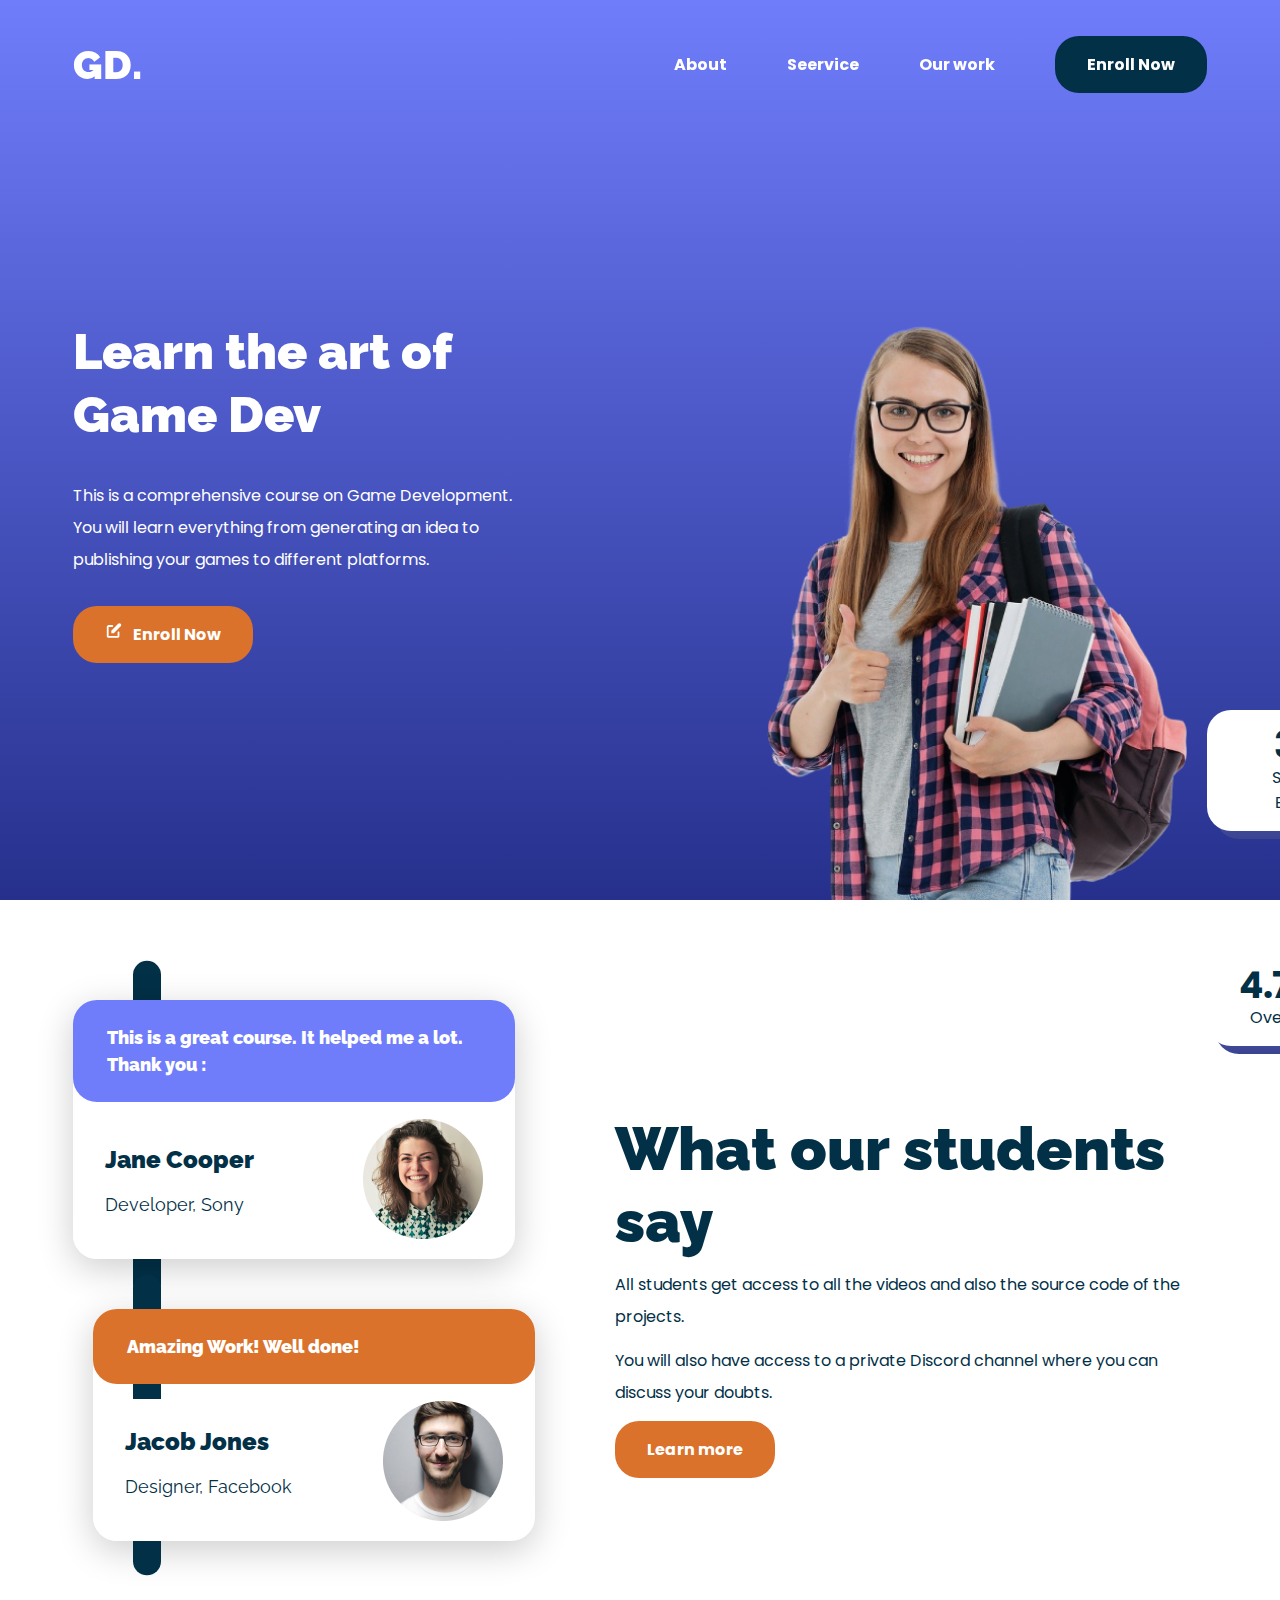
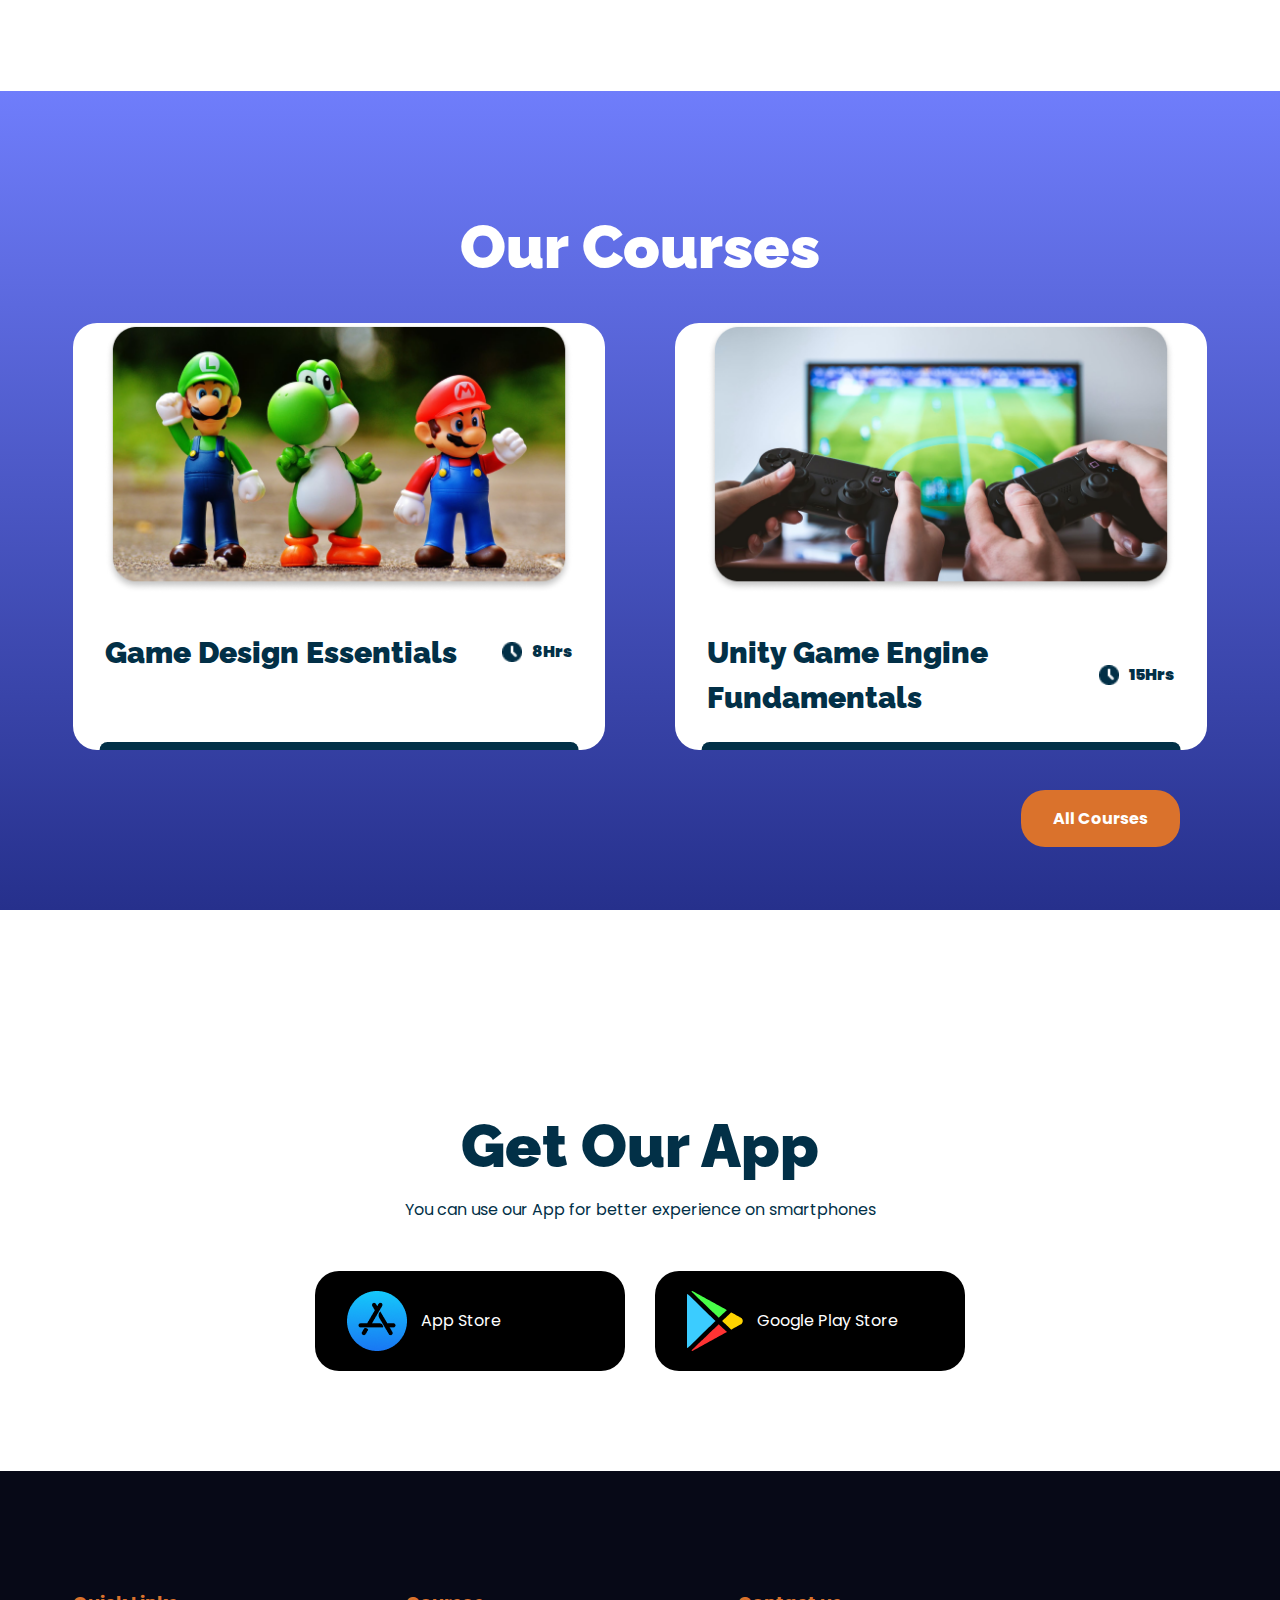
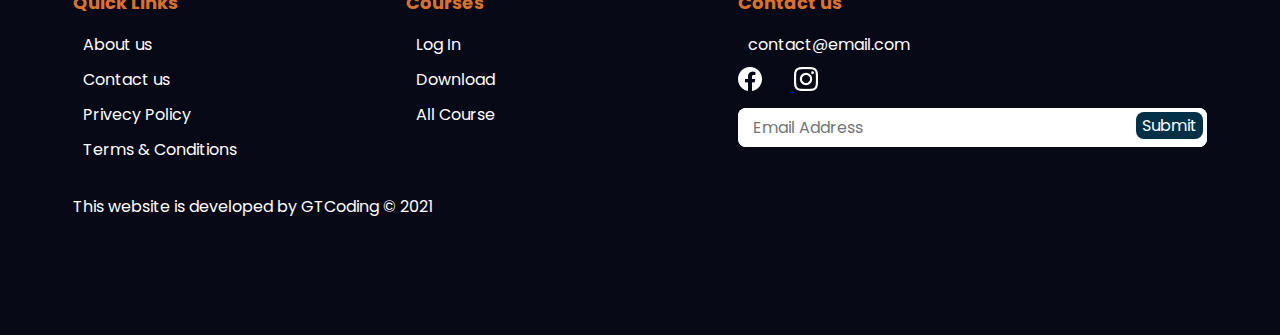
<file: index.html>
<!DOCTYPE html>
<html lang="en">
  <head>
    <meta charset="UTF-8" />
    <meta name="viewport" content="width=device-width, initial-scale=1.0" />
    <link rel="stylesheet" href="style.css" />
    <link rel="stylesheet" href="media.css" />
    <title>Document</title>
  </head>
  <body>
    <!-- ====================Header section============================= -->
    <header>
      <div class="wrapper">
        <nav class="">
          <div class="logo">GD.</div>
          <ul>
            <li>
              <a href="#">About</a>
            </li>
            <li>
              <a href="#">Seervice</a>
            </li>
            <li>
              <a href="#">Our work</a>
            </li>
            <li>
              <a href="#" class="btn dark">Enroll Now</a>
            </li>
          </ul>
        </nav>
        <!-- ===========End Of desktop nav menu============ -->
        <nav class="mobile-nav">
          <div class="logo">GD.</div>
          <div class="menu-icon">
            <img src="img/navbar.png" alt="">
          </div>
        </nav>

        <div class="mobile-menu-container">
          <div class="close-icon">
            <img src="img/close-bar.png" alt="">
          </div>
          <ul>
            <li>
              <a href="#">About</a>
            </li>
            <li>
              <a href="#">Seervice</a>
            </li>
            <li>
              <a href="#">Our work</a>
            </li>
            <li>
              <a href="#" class="btn dark">Enroll Now</a>
            </li>
          </ul>
        </div>
        <!-- end of mobile menu navigataion -->

        <div class="hero-section">
          <div class="left">
            <h1>
              Learn the art of <br />
              Game Dev
            </h1>
            <p>
              This is a comprehensive course on Game Development. You will learn
              everything from generating an idea to publishing your games to
              different platforms.
            </p>
            <a href="#" class="btn light enroll-icon">Enroll Now</a>
          </div>

          <div class="right">
            <img src="img/hero-img.png" alt="" />
          </div>
          
    
          <div class="achivment-cards">
            <div class="achivment-card student-enroll">
              <div class="content">
                <div>
                    <h3>32K</h3>
                </div>
                <p>Students Enrolled</p>
              </div>
              <div class="bg"></div>
            </div>
              <div class="achivment-card overoll-ratting">
                <div class="content">
                  <div class="center">
                      <h3>4.7</h3>
                      <img src="img/star-icon.png" alt="" />
                </div>
                    <p>Overoll ratting</p>
                  </div>
                  <div class="bg"></div>
                </div>
            </div>
          </div>
        </div>
      </div>
    </header>
    <!--======================End of header section===================================-->
    <div class="wrapper">
      <section class="testimonial-section">
        <div class="left">
          <div class="testimonial-card">
            <div class="content">
              This is a great course. It helped me a lot. Thank you :
            </div>
            <div class="info">
              <h4>Jane Cooper</h4>
              <p class="company">Developer, Sony</p>
            </div>
            <img src="img/user-profile.png" alt="" />
          </div>

          <div class="testimonial-card">
            <div class="content content-bg-orange">
                Amazing Work! Well done!
            </div>
            <div class="info">
              <h4>Jacob Jones</h4>
              <p class="company">Designer, Facebook</p>
            </div>
            <img src="img/user-profile-2.png" alt="" />
          </div>
        </div>

        <div class="right">
          <h2>What our students say</h2>
          <div class="features">
            <p>
              All students get access to all the videos and also the source code
              of the projects.
            </p>
            <p>
              You will also have access to a private Discord channel where you can
              discuss your doubts.
            </p>
          </div>
          
          <a href="#" class="btn light">Learn more</a>
        </div>
        <a href="#" class="btn light mobile-btn">Learn more</a>
      </section>
    </div>

    <!--======================End of testimonial section===================================-->
    <section class="course-section">
      <div class="wrapper">
        <h2 class="light">Our Courses</h2>
        <div class="course-cards">
          <div class="course-card">
            <img src="img/courese-1.png" alt="" />
            <div class="info">
              <h3>Game Design Essentials</h3>
              <div class="duration"><img src="img/clock.png" alt="clock-icon"> 8Hrs</div>
            </div>
          </div>
          <div class="course-card">
            <img src="img/courese-2.png" alt="" />
            <div class="info">
              <h3>Unity Game Engine Fundamentals</h3>
              <div class="duration"><img src="img/clock.png" alt="clock-icon">15Hrs</div>
            </div>
          </div>
        </div>
        <a href="#" class="btn light">All Courses</a>
      </div>
    </section>
    <!--======================End of Course section===================================-->
    <div class="wrapper">
      <section class="app-section">
        <div class="section-title">
          <h2>Get Our App</h2>
        <p>You can use our App for better experience on smartphones</p>
        </div>
        <div class="app-btns">
          <div class="app-btn">
            <img src="img/Vector.png" alt="" />
            <span>App Store</span>
          </div>
          <div class="app-btn">
            <img src="img/play-store.png" alt="" />
            <span>Google Play Store</span>
          </div>
        </div>
      </section>
    </div>
    <!--======================End of Apps section===================================-->

    <footer>
      <div class="wrapper">
        <div class="links-container">
          <div class="links">
            <h3>Quick Links</h3>
            <ul>
              <li>
                <a href="#">About us</a>
              </li>
              <li>
                <a href="#">Contact us</a>
              </li>
              <li>
                <a href="#">Privecy Policy</a>
              </li>
              <li>
                <a href="#">Terms & Conditions</a>
              </li>
            </ul>
          </div>
          <div class="links">
            <h3>Courses</h3>
            <ul>
              <li>
                <a href="#">Log In</a>
              </li>
              <li>
                <a href="#">Download</a>
              </li>
              <li>
                <a href="#">All Course</a>
              </li>

            </ul>
          </div>
          <div class="links">
            <h3>Contact us</h3>
            <ul>
              <li class="email">contact@email.com</li>
              <div class="social">
                <a href="#">
                  <img src="img/fb.png" alt="" />
                </a>
                <a href="#">
                  <img src="img/in.png" alt="" />
                </a>
              </div>
              <form action="#">
                <input type="email" placeholder="Email Address" />
                <button class="subscribe-btn">Submit</button>
              </form>
            </ul>
          </div>
        </div>
        
        <p class="copiright">This website is developed by GTCoding © 2021</p>
      </div>
    </footer>

    <script src="main.js"></script>
  </body>
</html>
</file>
<file: style.css>
@import url("https://fonts.googleapis.com/css2?family=Montserrat:wght@300;400;500;600;700&family=Poppins:wght@400;700&family=Raleway:wght@300;900&display=swap");

:root {
  --orange-color: #da722c;
  --dark-color: #023047;
  --dark-blue-color: #057ada;
  --light-color: #e8f7fb;
  --light-blue-color: #6f7dfb;
  --poppins: "poppins", sans-serif;
  --raleway: "Raleway", sans-serif;
}

*,
*::after,
*::before {
  box-sizing: border-box;
}

body {
  margin: 0;
  padding: 0;
  font-family: var(--poppins);
}

.wrapper {
  max-width: 1134px;
  margin: 0 auto;
}

/* ================================Buttons design======================================= */

.btn {
  padding: 16px 32px;
  border-radius: 24px;
  color: #fff;
  display: inline-block;
  font-size: 16px;
  font-weight: bold;
  text-decoration: none;
  position: relative;
}

.btn.dark {
  background: var(--dark-color);
}

.light {
  background-color: var(--orange-color);
}

.btn.enroll-icon::before {
  content: url("img/enroll-icon.svg");
  position: absolute;
  top: 50%;
  left: 32px;
  transform: translateY(-50%);
}

.btn.enroll-icon {
  padding-left: 60px;
}

/* ================================Header section design======================================= */
header {
  background: linear-gradient(180deg, #6f7dfb 0%, #26308c 100%);
  height: 100vh;
  width: 100%;
}

nav {
  display: flex;
  justify-content: space-between;
  align-items: center;
  position: fixed;
  width: 1134px;
  top: 0px;
  z-index: 99;
  padding: 36px 0;
}

nav.scroll{
  background: #000;
  box-shadow: 0 16px 14px -8px rgba(0, 0, 0, 0.3);
  border-radius: 0 0 8px 8px;
  padding: 20px;
  transition: all 500ms ease;

}

nav .logo {
  color: #fff;
  font-family: var(--raleway);
  font-size: 40px;
  font-weight: 900;
}

nav ul {
  display: flex;
  align-items: center;
  gap: 60px;
  list-style: none;
  margin: 0;
}

nav ul li a {
  color: #fff;
  font-family: var(--poppins);
  font-size: 16px;
  text-decoration: none;
  font-weight: bold;
}

nav.mobile-nav{
  display: none;
}

/* ================================Hero section design======================================= */
.hero-section {
  display: flex;
  align-items: center;
  justify-content: space-between;
  height: 100vh;
  width: 100%;
  position: relative;
}

.hero-section .left {
  flex: 1;
  padding-top: 50px;
}

.hero-section .left h1 {
  color: #fff;
  font-family: var(--raleway);
  font-size: 50px;
  font-weight: 900;
  line-height: 125%;
}

.hero-section .left p {
  color: #fff;
  font-family: Poppins;
  font-size: 16px;
  font-weight: 400;
  line-height: 200%;
  margin-bottom: 30px;
  width: 457px;
}

.hero-section .right {
  align-self: flex-end;
  text-align: center;
}

.hero-section .right img {
  height: 590px;
  vertical-align: middle;
}

/* ================================Achivment card desige======================================= */
.achivment-cards{
    position: relative;
}
.achivment-card {
  position: absolute;
  min-width: 200px;
}

.achivment-card .content {
  border-radius: 24px;
  background: #fff;
  padding: 8px 32px;
  position: relative;
  z-index: 10;
}

.achivment-card h3 {
  color: var(--dark-color);
  font-family: var(--poppins);
  font-size: 36px;
  font-weight: 700;
  margin: 0;
  text-align: center;
}

.achivment-card p {
  color: var(--dark-color);
  font-family: var(--poppins);
  font-size: 16px;
  font-weight: 400;
  text-align: center;
  margin-top: -8px;
  margin-bottom: 8px;
}

.achivment-card .bg {
  position: absolute;
  width: 100%;
  height: 100%;
  border-radius: 24px;
  background: linear-gradient(180deg, #6f7dfb 0%, #3b448f 100%);
  left: 8px;
  top: 8px;
  z-index: 1;
}

.achivment-card.student-enroll {
  left: 45%;
  top: 260px;
}

.achivment-card.overoll-ratting .center {
  display: flex;
  align-items: center;
  gap: 12px;
}

.achivment-card.overoll-ratting {
  left: 40%;
  top: 500px;
}

/* ================================Testimonial setion design======================================= */

section {
  margin-top: 100px;
}

h2 {
  color: var(--dark-color);
  font-family: var(--raleway);
  font-size: 60px;
  line-height: 120%;
  font-weight: 900;
  margin-block: 0;
}

h2.light {
  color: #fff;
  background-color: transparent;
}

section p {
  color: var(--dark-color);
  font-family: var(--poppins);
  font-size: 16px;
  font-weight: 400;
  line-height: 200%;
  /* 32px */
  margin: 12px 0;
}

.testimonial-section {
  display: flex;
  gap: 100px;
  align-items: center;
}

.testimonial-section .mobile-btn {
  display: none;
}

.testimonial-section .testimonial-card {
  gap: 15px;
  margin-bottom: 50px;
  display: flex;
  width: 442px;
  flex-direction: column;
  align-items: flex-start;
  border-radius: 24px;
  background: #fff;
  box-shadow: 0px 9px 36px 0px rgba(0, 0, 0, 0.2);
  position: relative;
  background: #fff;
}

/* .testimonial-section .testimonial-card::before {
  content: '';
  position: absolute;
  width: 28px;
  height: 500px;
  background-color: var(--dark-color);
  left: 60px;
  top: -50px;
  border-radius: 24px;
  z-index: -1000;
}


.testimonial-section .testimonial-card:last-child::before {
  left: 40px;
} */
.testimonial-section .testimonial-card .content {
  color: #fff;
  width: 100%;
  font-family: var(--raleway);
  font-size: 18px;
  font-style: normal;
  font-weight: 900;
  line-height: 150%;
  border-radius: 24px;
  background: #6f7dfb;
  padding: 24px 34px;
}

.testimonial-card .content-bg-orange {
  background-color: var(--orange-color) !important;
}

.testimonial-card .info {
  padding: 24px 32px;
  background-color: #fff;
  border-radius: 24px;
}

.testimonial-section .testimonial-card .info h4 {
  color: #023047;
  font-family: Raleway;
  font-size: 24px;
  font-style: normal;
  font-weight: 900;
  line-height: 120%;
  margin: 5px 0;
}

.testimonial-section .testimonial-card .info p.company {
  color: var(--dark-color);
  font-family: var(--raleway);
  font-size: 18px;
  font-weight: 400;
}

.testimonial-section .testimonial-card img {
  width: 120px;
  height: 120px;
  position: absolute;
  right: 32px;
  bottom: 20px;
}

.testimonial-section .testimonial-card:last-child {
  transform: translateX(20px);
}

.achivment-card .features {
  margin-bottom: 20px;
}

.testimonial-section .testimonial-card::before {
  content: "";
  background-color: var(--dark-color);
  width: 28px;
  height: 130%;
  position: absolute;
  left: 60px;
  top: 50%;
  transform: translateY(-50%);
  z-index: -999;
  border-radius: 24px;
}

.testimonial-section .testimonial-card:last-child:before {
  left: 40px;
  /* display: none; */
}

/* ======================End of testimonial section Design=================================== */

/* ======================Course section Design=================================== */

.course-section {
  background: linear-gradient(180deg, #6f7dfb 0%, #26308c 100%);
  padding: 120px 0;
}

.course-section h2 {
  text-align: center;
}

.course-cards {
  display: flex;
  justify-content: space-between;
  gap: 70px;
  
}

.course-card {
  padding: 0px 32px;
  background-color: #fff;
  border-radius: 24px;
  margin: 40px 0;
  flex-basis: 50%;
  position: relative;
}

.course-card img {
  width: 100%;
}

.course-card h3 {
  color: var(--dark-color);
  font-family: var(--raleway);
  font-size: 30px;
  font-weight: 900;
  position: relative;
  line-height: 150%;
}

.course-section .course-card .info {
  display: flex;
  gap: 16px;
  align-items: center;
  justify-content: space-between;
}

.course-section .course-card .duration {
  color: #023047;
  font-family: var(--dark-color);
  font-size: 16px;
  font-weight: 900;
  line-height: 150%;
  display: flex;
  align-items: center;
}

.course-section .course-card .duration img {
  margin-right: 10px;
  width: 20px;
  height: 20px;
}


.course-card::after {
  background-color: var(--dark-color);
  content: "";
  width: 90%;
  height: 8px;
  position: absolute;
  bottom: 0;
  left: 50%;
  transform: translateX(-50%);
  border-top-right-radius: 24px;
  border-top-left-radius: 24px;
}
.course-section .wrapper .btn{
  position: absolute;
  right: 100px;
}
/* ======================End of Course section Design=================================== */
.app-section {
  padding: 100px 0;
}

.section-title {
  text-align: center;
  margin-bottom: 45px;
}

.app-section .section-title h3 {
  color: var(--dark-color);
  text-align: center;
  font-family: var(--raleway);
  font-size: 60px;
  font-style: normal;
  font-weight: 900;
}

.app-section .section-title p {
  color: var(--dark-color);
  text-align: center;
  font-family: var(--poppins);
  font-size: 16px;
  font-weight: 400;
}

.app-section .app-btns {
  display: flex;
  gap: 30px;
  align-items: center;
  justify-content: center;
}

.app-section .app-btns .app-btn {
  background: #000;
  display: flex;
  align-items: center;
  border-radius: 24px;
  gap: 14px;
  padding: 20px 32px;
  color: #fff;
  min-width: 310px;
}

/* ======================Footer section Design========================================== */
footer {
  padding: 100px 0;
  background: #070917;
}

footer .links-container {
  display: grid;
  grid-template-columns: 2fr 2fr 3fr;
  gap: 20px;
}

footer h3 {
  color: var(--orange-color);
  font-family: var(--poppins);
  font-size: 18px;
  font-weight: 700;
  white-space: nowrap;
  margin-bottom: 14px;
}

footer  ul {
  padding: 0;
  list-style: none;

}

footer ul li {
  margin: 10px;
  color: #FFF;

}

footer ul li a {
  color: #fff;
  font-family: var(--poppins);
  font-size: 16px;
  font-weight: 400;
  text-decoration: none;
  display: block;
  color: #FFF;

}

footer .links-container .links .email {
  font-family: var(--poppins);
  font-size: 16px;
  font-weight: 400;
}

footer a img {
  margin-right: 28px;
  width: 24px;
  height: 24px;
}

footer form {
  width: 100%;
  height: 39px;
  background: #fff;
  margin-top: 10px;
  position: relative;
  border-radius: 8px;
}

footer form input{
  height: 100%;
  width: 100%;
  border: 0;
  outline: none;
  padding: 5px 15px;
  color: #000;
  font-family: var(--poppins);
  font-size: 16px;
  font-weight: 400;
  border-radius: 8px;
}

footer form .subscribe-btn {

  background-color: var(--dark-color);
  color: #FFF;
  font-family: var(--poppins);
  font-size: 16px;
  font-weight: 400;
  outline: none;
  border: 0;
  border-radius: 8px;
  position: absolute;
  right: 4px;
  top: 4px;
}

footer .copiright {
  color: #FFF;
  font-family: var(--poppins);
  font-size: 16px;
  font-weight: 400;
}


.mobile-menu-container{
  display: none;
}

/* ======================End of Footer section Design=================================== */
</file>
<file: media.css>
/* Tab mediaquery css design */

@media (max-width: 1100px) {
  .btn {
    padding: 12px 32px;
  }

  .wrapper {
    padding: 0 100px;
  }

  nav {
    width: 100%;
    right: 0;
    left: 0;
    padding: 36px 100px;
  }

  nav.scroll {
    padding: 16px 100px;
  }

  header,
  .hero-section,
  header .wrapper {
    height: 1100px;
  }

  .hero-section {
    flex-direction: column;
    padding-top: 50px;
  }

  .hero-section .left {
    width: 100%;
    display: flex;
    flex-direction: column;
  }

  .hero-section .left h1 {
    font-size: 36px;
  }

  .hero-section .left .btn {
    align-self: flex-start;
  }

  .hero-section .achivment-card {
    position: relative;
    margin-bottom: 80px;
  }

  .achivment-card.student-enroll,
  .achivment-card.overoll-ratting {
    left: unset;
    top: unset;
  }

  .hero-section .achivment-cards {
    align-self: flex-start;
    margin-left: 40px;
  }

  .hero-section .right {
    position: absolute;
    bottom: 0;
  }

  .hero-section .right img {
    height: 620px;
  }

  /* Testimonial section design */

  .testimonial-section {
    align-items: stretch;
    flex-direction: column;
    gap: 50px;
  }

  .testimonial-section .left {
    order: 2;
    width: 100%;
  }

  .testimonial-section .right p {
    display: inline;
  }

  .testimonial-section h2 {
    margin-bottom: 20px;
  }
  .testimonial-section .btn {
    display: none;
  }

  .testimonial-section .mobile-btn {
    display: block;
    order: 3;
    align-self: flex-end;
  }
  .testimonial-section .left {
    order: 2;
    width: 100%;
  }
  .testimonial-section .right {
    order: 1;
    width: 100%;
  }
  .testimonial-section h2 {
    font-size: 40px;
  }
  .testimonial-section .testimonial-card {
    width: 100%;
    margin-bottom: 40px;
  }

  .testimonial-section .testimonial-card:last-child {
    transform: translateX(0);
    margin: 0;
  }

  .testimonial-section .testimonial-card::before {
    left: 40px;
    height: calc(100% + 100px);
  }

  .course-section .course-cards {
    gap: 80px;
    flex-direction: column;
  }

  .course-section h2 {
    margin-bottom: 40px;
  }
  .course-section .course-card {
    margin: 0;
  }
  .course-section .course-card img {
    height: 300px;
    object-fit: cover;
  }

  .course-section .course-card h3 {
    font-size: 24px;
  }

  .course-section a.btn {
    margin-top: 50px;
  }

  footer .links-container {
    grid-template-columns: 2fr 2fr;
    grid-template-rows: 1fr;
  }

  footer .links-container .links:last-child {
    grid-column: 1 /3;
  }
  .mobile-nav,
  .mobile-menu-container {
    display: none;
  }
}

/* Mobile mediaquery css design */
@media (max-width: 800px) {
  nav {
    display: none;
  }
  nav.mobile-nav {
    display: flex;
  }

  nav.mobile-nav.scroll {
    padding: 8px 100px;
    background-color: var(--light-blue-color);
    box-shadow: 0 9px 21px -5px rgba(0, 0, 0, 0.3);
  }

  .mobile-menu-container {
    position: fixed;
    height: 100vh;
    background: #000;
    width: 100%;
    top: 0;
    left: 100%;
    z-index: 9999;
    display: flex;
    justify-content: center;
    align-items: center;
  }

  .mobile-menu-container.active {
    left: 0%;
    transition: all 400ms linear;
  }

  .mobile-menu-container .close-icon {
    position: fixed;
    right: 100px;
    top: 32px;
    transition: all 400ms linear;
    opacity: 0;
    pointer-events: none;
  }

  .mobile-menu-container.active .close-icon {
    opacity: 1;
    pointer-events: auto;
  }

  .mobile-menu-container ul {
    list-style: none;
    padding: 0;
  }

  .mobile-menu-container ul li {
    margin: 30px 0;
    text-align: center;
  }

  .mobile-menu-container ul li a {
    color: #fff;
    text-decoration: none;
    font-size: 18px;
    font-weight: 600;
  }
}

@media (max-width: 700px) {
  header .wrapper {
    padding: 0 32px;
  }

  .hero-section .left p {
    width: 100%;
  }

  .app-section .app-btns {
    flex-direction: column;
  }

  nav.mobile-nav {
    padding: 32px;
  }
  nav.mobile-nav.scroll {
    padding: 8px 32px;
  }

  .mobile-menu-container .close-icon {
    right: 32px;
    top: 8px;
  }

  .hero-section .right img {
    transform: translateX(80px);
    height: 350px;
  }

  .hero-section .right {
    overflow: hidden;
    transform: translateX(33px);
  }
  .achivment-card h3 {
    font-size: 30px;
  }

  .hero-section .achivment-card {
    margin-bottom: 40px;
  }
  .hero-section .achivment-cards {
    margin-left: 0px;
  }
  header,
  .hero-section {
    height: 860px;
  }

  .wrapper {
    padding: 0 32px;
  }
  .testimonial-section h2 {
    font-size: 30px;
  }

  .testimonial-section .testimonial-card .info h4 {
    font-size: 18px;
  }

  .testimonial-section .testimonial-card .content {
    font-size: 18px;
  }

  .testimonial-section .testimonial-card .info p.company {
    font-size: 14px;
  }

  section {
    margin-top: 36px;
  }

  .course-section h2 {
    font-size: 30px;
  }

  .course-section .wrapper {
    padding: 0px 0px;
  }

  .course-section .wrapper .btn {
    right: 32px;
  }

  .course-section {
    padding: 60px 0 140px;
  }

  h2 {
    font-size: 30px;
  }
  footer .links-container {
    grid-template-columns: 1fr;
    text-align: center;
  }

  footer .links-container .links:last-child {
    grid-column: 1 / 2;
  }

  footer ul {
    padding: 0;
    list-style: none;
  }
  footer .links-container {
    gap: 0px;
  }

  footer .copiright {
    font-size: 14px;
    text-align: center;
  }
}
</file>
